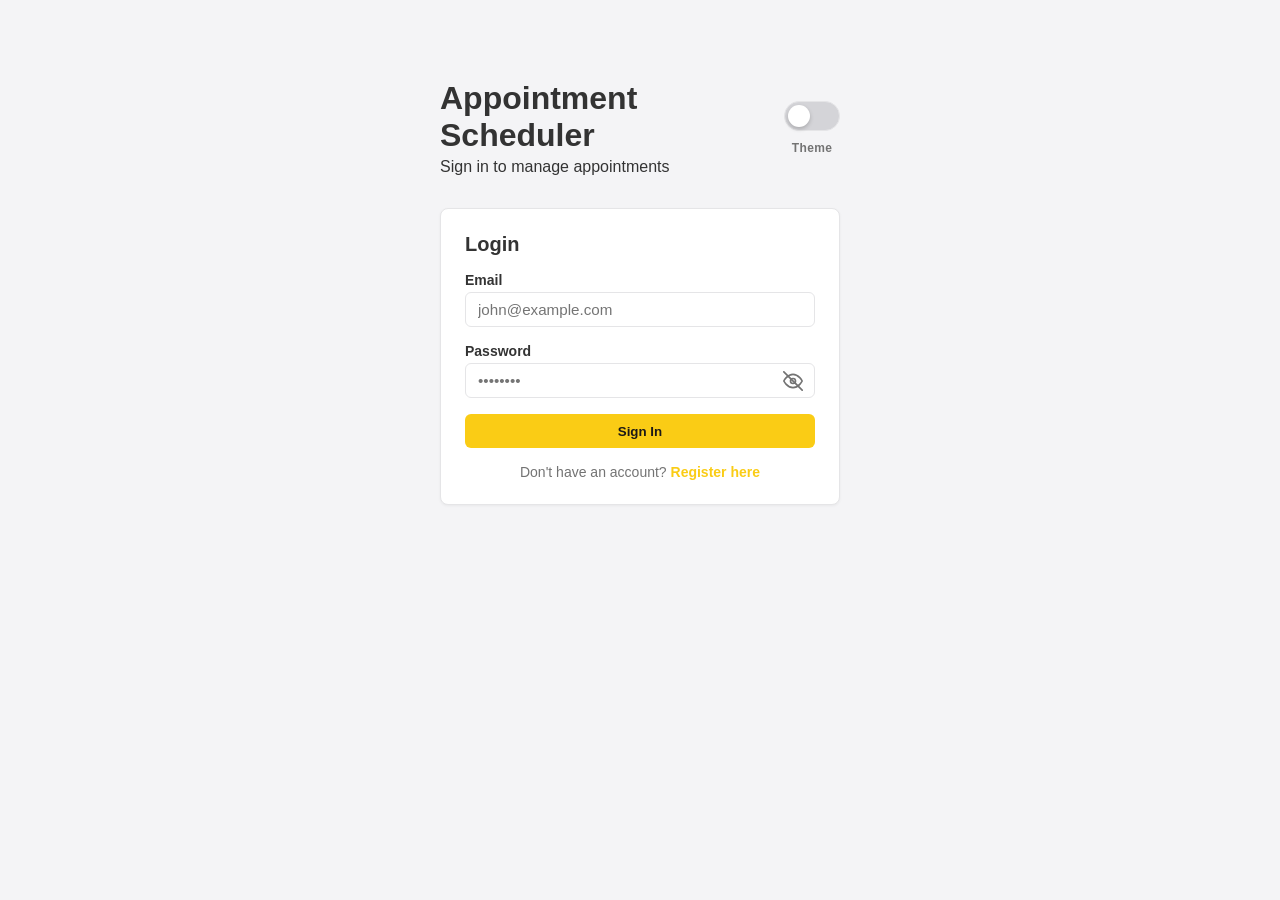
<file: frontend/index.html>
<!DOCTYPE html>
<html lang="en">
<head>
    <meta charset="UTF-8">
    <meta name="viewport" content="width=device-width, initial-scale=1.0">
    <title>Appointment Scheduling System</title>
    <link rel="stylesheet" href="style.css">
</head>
<body>
<div class="container">

    <header class="header-container">
        <div class="header-titles">
            <h1>Appointment Scheduler</h1>
        </div>

        <div class="header-actions">
            <button id="open-settings-btn" class="btn btn-sm">Settings</button>
            <button onclick="logout()" class="btn btn-sm">Logout</button>
        </div>
    </header>

    <section class="card">
        <h2 id="form-title">Book New Appointment</h2>
        <form id="appointment-form">
            <input type="hidden" id="editing_id" value="">

            <div class="form-group">
                <label for="client_name">Client Name</label>
                <input type="text" id="client_name" required placeholder="John Doe">
            </div>

            <div class="form-row">
                <div class="form-group">
                    <div style="display: flex; justify-content: space-between; align-items: center; margin-bottom: 0.25rem;">
                        <label for="client_email" style="margin-bottom: 0;">Email</label>
                        <label style="font-size: 0.75rem; font-weight: normal; color: var(--text-muted); display: flex; align-items: center; gap: 0.25rem; cursor: pointer;">
                            <input type="checkbox" id="no_email_checkbox" style="width: auto;"> No Email
                        </label>
                    </div>
                    <input type="email" id="client_email" required placeholder="john@example.com">
                </div>

                <div class="form-group">
                    <div style="display: flex; justify-content: space-between; align-items: center; margin-bottom: 0.25rem;">
                        <label for="client_phone" style="margin-bottom: 0;">Phone</label>
                        <label style="font-size: 0.75rem; font-weight: normal; color: var(--text-muted); display: flex; align-items: center; gap: 0.25rem; cursor: pointer;">
                            <input type="checkbox" id="no_phone_checkbox" style="width: auto;"> No Phone
                        </label>
                    </div>
                    <input type="tel" id="client_phone" required placeholder="+1 00 00000 0000">
                </div>
            </div>

            <div class="form-row">
                <div class="form-group">
                    <label for="service_name">Service</label>
                    <input type="text" id="service_name" required placeholder="General Consultation">
                </div>

                <div class="form-group">
                    <label for="appointment_date">Date</label>
                    <input type="date" id="appointment_date" required>
                </div>

                <div class="form-group">
                    <label for="appointment_time">Time</label>
                    <input type="time" id="appointment_time" required>
                </div>
            </div>

            <div class="form-group">
                <label for="notes">Notes / Observations <small style="font-weight: normal; color: var(--text-muted);">(Optional)</small></label>
                <textarea id="notes" placeholder="Add any special instructions or observations..." rows="3" style="width: 100%; padding: 0.5rem 0.75rem; border: 1px solid var(--border-color); border-radius: 6px; font-size: 0.95rem; background-color: var(--card-bg); color: var(--text-color); resize: vertical;"></textarea>
            </div>

            <div class="form-actions-row">
                <button type="submit" id="submit-btn" class="btn btn-primary">Schedule Appointment</button>
                <button type="button" id="cancel-edit-btn" class="btn btn-sm" style="display: none;">Cancel Edit</button>
            </div>
        </form>
    </section>

    <section class="card">
        <div class="list-header">
            <h2>Appointments</h2>
            <div class="filter-group">
                <label for="status-filter">Filter Status:</label>
                <select id="status-filter">
                    <option value="">All</option>
                    <option value="Scheduled">Scheduled</option>
                    <option value="Completed">Completed</option>
                    <option value="Canceled">Canceled</option>
                </select>
            </div>
        </div>

        <table class="data-table">
            <thead>
            <tr>
                <th>Client</th>
                <th>Service</th>
                <th>Date & Time</th>
                <th>Contact</th>
                <th>Status</th>
                <th>Actions</th>
            </tr>
            </thead>
            <tbody id="appointments-tbody">
            </tbody>
        </table>
    </section>
</div>

<div class="modal-overlay" id="settings-modal">
    <div class="modal-card">
        <div class="modal-header">
            <h3>Settings</h3>
            <button type="button" class="close-btn" id="close-settings-btn">&times;</button>
        </div>
        <div class="modal-body">
            <div class="form-group">
                <label>Theme</label>
                <div class="theme-switch-wrapper" style="align-items: flex-start;">
                    <label class="theme-switch" for="theme-toggle">
                        <input type="checkbox" id="theme-toggle" aria-label="Toggle Dark/Light Mode">
                        <span class="slider"></span>
                    </label>
                </div>
            </div>

            <div class="form-group">
                <label for="setting-date-format">Date Format</label>
                <select id="setting-date-format">
                    <option value="YYYY-MM-DD">YYYY-MM-DD (2026-10-28)</option>
                    <option value="DD/MM/YYYY">DD/MM/YYYY (28/10/2026)</option>
                    <option value="MM/DD/YYYY">MM/DD/YYYY (10/28/2026)</option>
                </select>
            </div>

            <div class="form-group">
                <label for="setting-time-format">Time Format</label>
                <select id="setting-time-format">
                    <option value="24">24-hour (14:30)</option>
                    <option value="12">12-hour (02:30 PM)</option>
                </select>
            </div>
        </div>
        <div class="modal-footer">
            <button class="btn btn-primary" id="save-settings-btn">Save Settings</button>
        </div>
    </div>
</div>

<script src="app.js"></script>
</body>
</html>
</file>
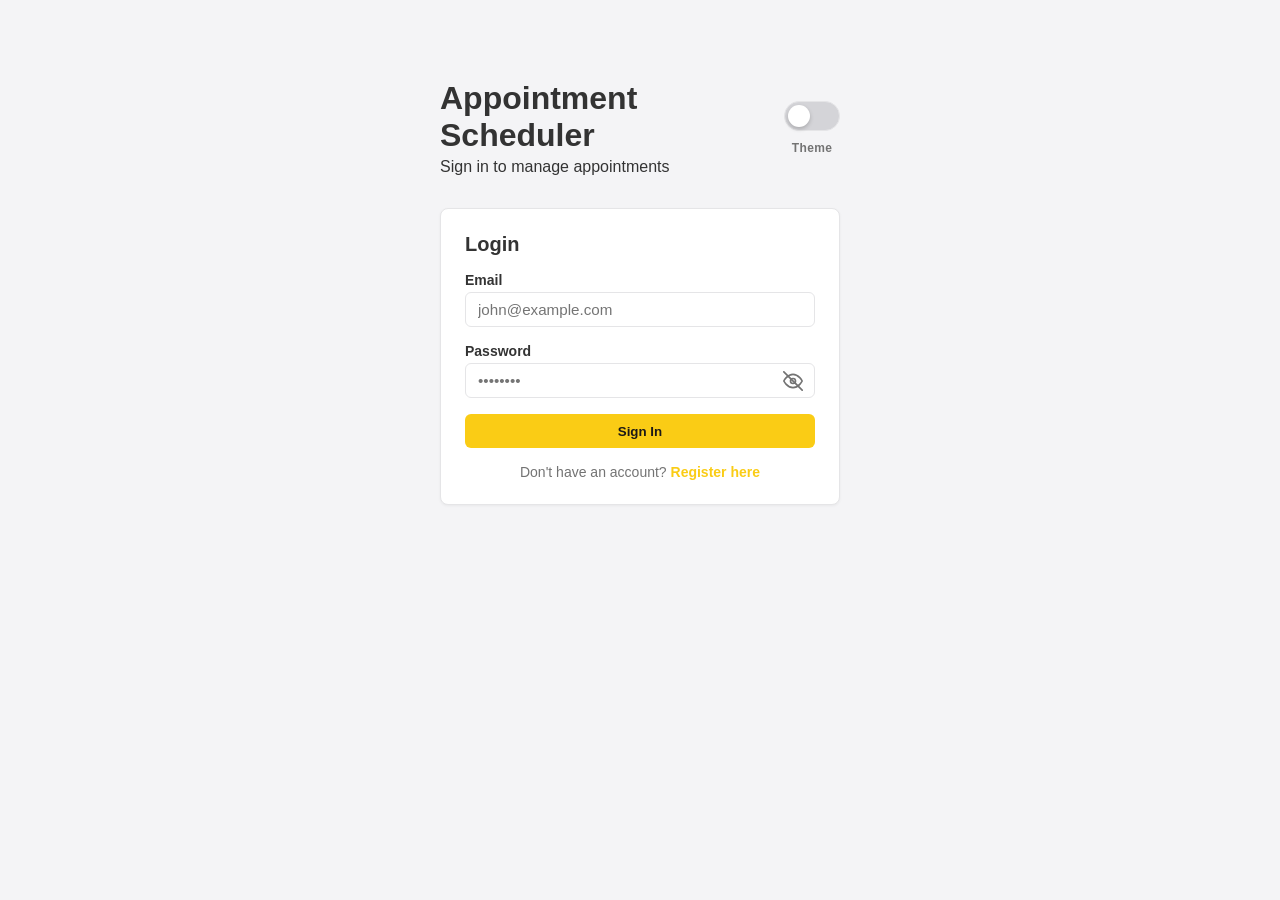
<file: frontend/login.html>
<!DOCTYPE html>
<html lang="en">
<head>
    <meta charset="UTF-8">
    <meta name="viewport" content="width=device-width, initial-scale=1.0">
    <title>Login - Appointment Scheduler</title>
    <link rel="stylesheet" href="style.css">
</head>
<body>
<div class="container" style="max-width: 400px; margin-top: 3rem;">

    <header class="header-container" style="justify-content: space-between; align-items: center;">
        <div class="header-titles">
            <h1>Appointment Scheduler</h1>
            <p>Sign in to manage appointments</p>
        </div>

        <div class="theme-switch-wrapper">
            <label class="theme-switch" for="theme-toggle">
                <input type="checkbox" id="theme-toggle" aria-label="Toggle Dark/Light Mode">
                <span class="slider"></span>
            </label>
            <span class="theme-label">Theme</span>
        </div>
    </header>

    <section class="card">
        <h2>Login</h2>
        <form id="login-form">
            <div class="form-group">
                <label for="login_email">Email</label>
                <input type="email" id="login_email" required placeholder="john@example.com">
            </div>

            <div class="form-group">
                <label for="login_password">Password</label>
                <div style="position: relative;">
                    <input type="password" id="login_password" required placeholder="••••••••" style="padding-right: 2.5rem;">
                    <button type="button" class="eye-btn" id="toggle-password" aria-label="Toggle password visibility">
                        <svg class="eye-icon" viewBox="0 0 24 24" fill="none" stroke="currentColor" stroke-width="2" stroke-linecap="round" stroke-linejoin="round">
                            <path class="eye-open" d="M1 12s4-8 11-8 11 8 11 8-4 8-11 8-11-8-11-8z"></path>
                            <circle class="eye-open" cx="12" cy="12" r="3"></circle>
                            <line class="eye-strike" x1="1" y1="1" x2="23" y2="23"></line>
                        </svg>
                    </button>
                </div>
            </div>

            <button type="submit" class="btn btn-primary" style="width: 100%;">Sign In</button>
        </form>

        <p style="text-align: center; margin-top: 1rem; font-size: 0.875rem; color: var(--text-muted);">
            Don't have an account? <a href="register.html" style="color: var(--btn-primary-bg); font-weight: 600; text-decoration: none;">Register here</a>
        </p>
    </section>

</div>

<script>
    const API_URL = 'http://127.0.0.1:5000/api';

    document.addEventListener('DOMContentLoaded', () => {
        initTheme();
        document.getElementById('theme-toggle').addEventListener('change', toggleTheme);
    });

    function initTheme() {
        const savedTheme = localStorage.getItem('theme');
        const prefersDark = window.matchMedia('(prefers-color-scheme: dark)').matches;
        const themeToggle = document.getElementById('theme-toggle');

        if (savedTheme === 'dark' || (!savedTheme && prefersDark)) {
            document.body.classList.add('dark-mode');
            themeToggle.checked = true;
        } else {
            document.body.classList.remove('dark-mode');
            themeToggle.checked = false;
        }
    }

    function toggleTheme(e) {
        if (e.target.checked) {
            document.body.classList.add('dark-mode');
            localStorage.setItem('theme', 'dark');
        } else {
            document.body.classList.remove('dark-mode');
            localStorage.setItem('theme', 'light');
        }
    }

    document.getElementById('toggle-password').addEventListener('click', function() {
        const passwordInput = document.getElementById('login_password');
        const isPassword = passwordInput.type === 'password';
        passwordInput.type = isPassword ? 'text' : 'password';
        this.classList.toggle('active', isPassword);
    });

    document.getElementById('login-form').addEventListener('submit', async (e) => {
        e.preventDefault();

        const email = document.getElementById('login_email').value;
        const password = document.getElementById('login_password').value;

        try {
            const response = await fetch(`${API_URL}/login`, {
                method: 'POST',
                headers: { 'Content-Type': 'application/json' },
                body: JSON.stringify({ email, password })
            });

            const data = await response.json();

            if (response.ok) {
                localStorage.setItem('authToken', data.token);
                window.location.href = 'index.html';
            } else {
                alert('Login failed: ' + (data.error || 'Invalid credentials'));
            }
        } catch (error) {
            console.error('Error logging in:', error);
            alert('Unable to connect to the server.');
        }
    });
</script>
</body>
</html>
</file>
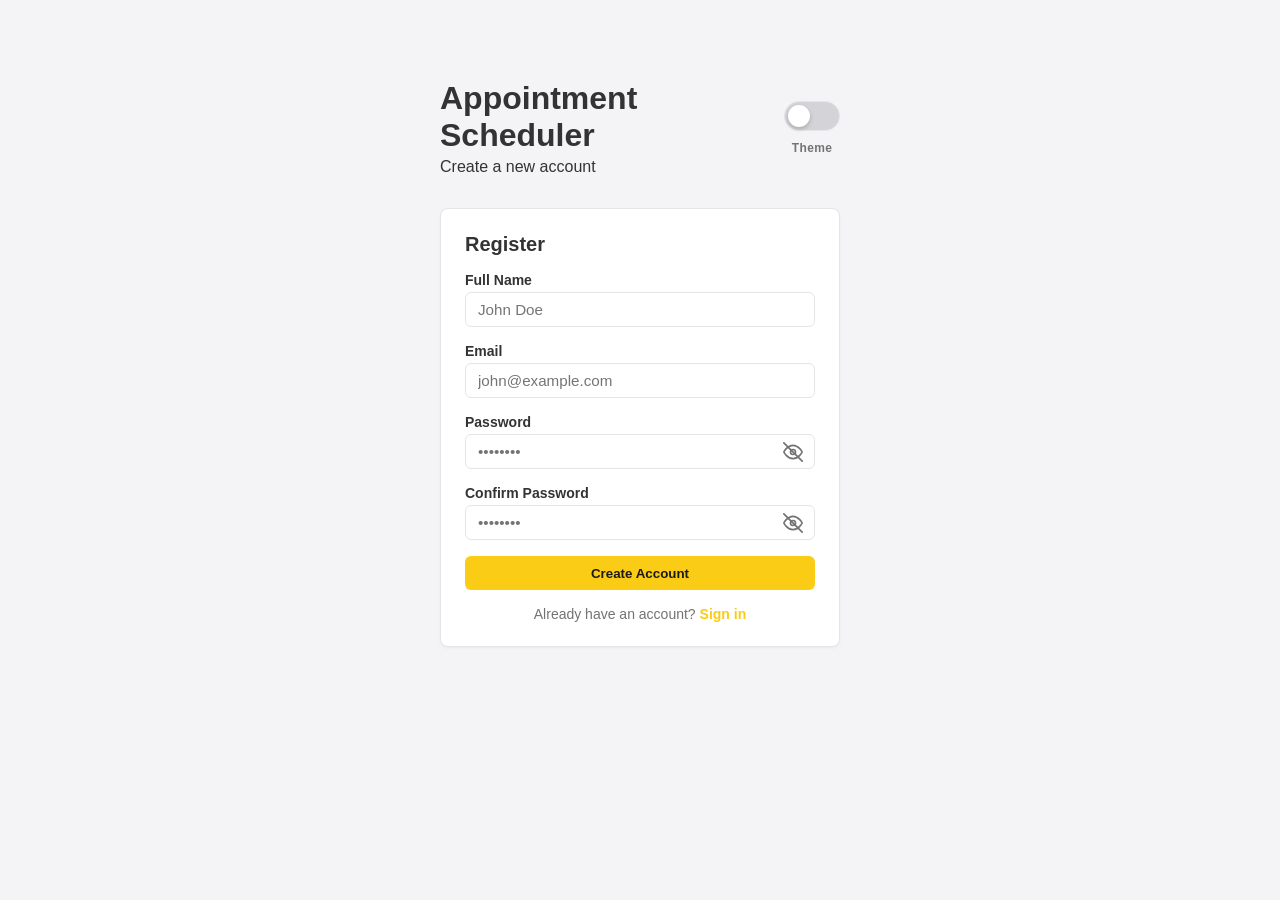
<file: frontend/register.html>
<!DOCTYPE html>
<html lang="en">
<head>
    <meta charset="UTF-8">
    <meta name="viewport" content="width=device-width, initial-scale=1.0">
    <title>Register - Appointment Scheduler</title>
    <link rel="stylesheet" href="style.css">
</head>
<body>
<div class="container" style="max-width: 400px; margin-top: 3rem;">

    <header class="header-container" style="justify-content: space-between; align-items: center;">
        <div class="header-titles">
            <h1>Appointment Scheduler</h1>
            <p>Create a new account</p>
        </div>

        <div class="theme-switch-wrapper">
            <label class="theme-switch" for="theme-toggle">
                <input type="checkbox" id="theme-toggle" aria-label="Toggle Dark/Light Mode">
                <span class="slider"></span>
            </label>
            <span class="theme-label">Theme</span>
        </div>
    </header>

    <section class="card">
        <h2>Register</h2>
        <form id="register-form">
            <div class="form-group">
                <label for="reg_name">Full Name</label>
                <input type="text" id="reg_name" required placeholder="John Doe">
            </div>

            <div class="form-group">
                <label for="reg_email">Email</label>
                <input type="email" id="reg_email" required placeholder="john@example.com">
            </div>

            <div class="form-group">
                <label for="reg_password">Password</label>
                <div style="position: relative;">
                    <input type="password" id="reg_password" required placeholder="••••••••" style="padding-right: 2.5rem;">
                    <button type="button" class="eye-btn" id="toggle-reg-password" aria-label="Toggle password visibility">
                        <svg class="eye-icon" viewBox="0 0 24 24" fill="none" stroke="currentColor" stroke-width="2" stroke-linecap="round" stroke-linejoin="round">
                            <path class="eye-open" d="M1 12s4-8 11-8 11 8 11 8-4 8-11 8-11-8-11-8z"></path>
                            <circle class="eye-open" cx="12" cy="12" r="3"></circle>
                            <line class="eye-strike" x1="1" y1="1" x2="23" y2="23"></line>
                        </svg>
                    </button>
                </div>
            </div>

            <div class="form-group">
                <label for="reg_confirm_password">Confirm Password</label>
                <div style="position: relative;">
                    <input type="password" id="reg_confirm_password" required placeholder="••••••••" style="padding-right: 2.5rem;">
                    <button type="button" class="eye-btn" id="toggle-confirm-password" aria-label="Toggle password visibility">
                        <svg class="eye-icon" viewBox="0 0 24 24" fill="none" stroke="currentColor" stroke-width="2" stroke-linecap="round" stroke-linejoin="round">
                            <path class="eye-open" d="M1 12s4-8 11-8 11 8 11 8-4 8-11 8-11-8-11-8z"></path>
                            <circle class="eye-open" cx="12" cy="12" r="3"></circle>
                            <line class="eye-strike" x1="1" y1="1" x2="23" y2="23"></line>
                        </svg>
                    </button>
                </div>
            </div>

            <button type="submit" class="btn btn-primary" style="width: 100%;">Create Account</button>
        </form>

        <p style="text-align: center; margin-top: 1rem; font-size: 0.875rem; color: var(--text-muted);">
            Already have an account? <a href="login.html" style="color: var(--btn-primary-bg); font-weight: 600; text-decoration: none;">Sign in</a>
        </p>
    </section>

</div>

<script>
    const API_URL = 'http://127.0.0.1:5000/api';

    document.addEventListener('DOMContentLoaded', () => {
        initTheme();
        document.getElementById('theme-toggle').addEventListener('change', toggleTheme);
    });

    function initTheme() {
        const savedTheme = localStorage.getItem('theme');
        const prefersDark = window.matchMedia('(prefers-color-scheme: dark)').matches;
        const themeToggle = document.getElementById('theme-toggle');

        if (savedTheme === 'dark' || (!savedTheme && prefersDark)) {
            document.body.classList.add('dark-mode');
            themeToggle.checked = true;
        } else {
            document.body.classList.remove('dark-mode');
            themeToggle.checked = false;
        }
    }

    function toggleTheme(e) {
        if (e.target.checked) {
            document.body.classList.add('dark-mode');
            localStorage.setItem('theme', 'dark');
        } else {
            document.body.classList.remove('dark-mode');
            localStorage.setItem('theme', 'light');
        }
    }

    document.getElementById('toggle-reg-password').addEventListener('click', function() {
        const input = document.getElementById('reg_password');
        const isPassword = input.type === 'password';
        input.type = isPassword ? 'text' : 'password';
        this.classList.toggle('active', isPassword);
    });

    document.getElementById('toggle-confirm-password').addEventListener('click', function() {
        const input = document.getElementById('reg_confirm_password');
        const isPassword = input.type === 'password';
        input.type = isPassword ? 'text' : 'password';
        this.classList.toggle('active', isPassword);
    });

    document.getElementById('register-form').addEventListener('submit', async (e) => {
        e.preventDefault();

        const name = document.getElementById('reg_name').value;
        const email = document.getElementById('reg_email').value;
        const password = document.getElementById('reg_password').value;
        const confirmPassword = document.getElementById('reg_confirm_password').value;

        if (password !== confirmPassword) {
            alert('Passwords do not match!');
            return;
        }

        try {
            const response = await fetch(`${API_URL}/register`, {
                method: 'POST',
                headers: { 'Content-Type': 'application/json' },
                body: JSON.stringify({ name, email, password })
            });

            const data = await response.json();

            if (response.ok) {
                alert('Account created successfully! Redirecting to login...');
                window.location.href = 'login.html';
            } else {
                alert('Registration failed: ' + (data.error || 'User already exists'));
            }
        } catch (error) {
            console.error('Error creating user:', error);
            alert('Unable to connect to the server.');
        }
    });
</script>
</body>
</html>
</file>
<file: frontend/style.css>
:root {
    --bg-color: #f4f4f6;
    --card-bg: #ffffff;
    --text-color: #333333;
    --text-muted: #737373;
    --border-color: #e5e5e7;

    --btn-primary-bg: #facc15;
    --btn-primary-hover: #eab308;
    --btn-primary-text: #1c1917;

    --btn-action-bg: #e5e5e7;
    --btn-action-hover: #d4d4d8;
    --btn-action-text: #27272a;

    --table-header-bg: #fef08a;
    --table-header-text: #713f12;

    --status-scheduled: #ca8a04;
    --status-completed: #16a34a;
    --status-canceled: #dc2626;

    --switch-slider-bg: #d4d4d8;
    --switch-active-bg: #facc15;

    --preview-bg: #f8fafc;
    --preview-border: #cbd5e1;
}

body.dark-mode {
    --bg-color: #18181b;
    --card-bg: #27272a;
    --text-color: #f4f4f5;
    --text-muted: #a1a1aa;
    --border-color: #3f3f46;

    --btn-primary-bg: #f97316;
    --btn-primary-hover: #ea580c;
    --btn-primary-text: #ffffff;

    --btn-action-bg: #3f3f46;
    --btn-action-hover: #52525b;
    --btn-action-text: #f4f4f5;

    --table-header-bg: #33271e;
    --table-header-text: #fdba74;

    --status-scheduled: #f97316;
    --status-completed: #22c55e;
    --status-canceled: #ef4444;

    --switch-slider-bg: #3f3f46;
    --switch-active-bg: #f97316;

    --preview-bg: #18181b;
    --preview-border: #3f3f46;
}

body, .card, input, select, button, table, td, th, .slider, .info-preview-box, .modal-card {
    transition: background-color 0.3s ease, color 0.3s ease, border-color 0.3s ease, box-shadow 0.3s ease;
}

* {
    box-sizing: border-box;
    margin: 0;
    padding: 0;
    font-family: 'Segoe UI', Tahoma, Geneva, Verdana, sans-serif;
}

body {
    background-color: var(--bg-color);
    color: var(--text-color);
    padding: 2rem;
}

.container {
    max-width: 1000px;
    margin: 0 auto;
}

.header-container {
    display: flex;
    justify-content: space-between;
    align-items: center;
    margin-bottom: 2rem;
}

.header-titles h1 {
    font-size: 2rem;
    margin-bottom: 0.25rem;
}

.header-actions {
    display: flex;
    gap: 0.5rem;
}

.theme-switch-wrapper {
    display: flex;
    flex-direction: column;
    align-items: center;
    gap: 0.35rem;
}

.theme-label {
    font-size: 0.75rem;
    font-weight: 600;
    color: var(--text-muted);
    letter-spacing: 0.03em;
}

.theme-switch {
    position: relative;
    display: inline-block;
    width: 56px;
    height: 30px;
}

.theme-switch input {
    opacity: 0;
    width: 0;
    height: 0;
}

.slider {
    position: absolute;
    cursor: pointer;
    top: 0;
    left: 0;
    right: 0;
    bottom: 0;
    background-color: var(--switch-slider-bg);
    border-radius: 34px;
    border: 1px solid var(--border-color);
    transition: background-color 0.4s cubic-bezier(0.4, 0, 0.2, 1);
}

.slider:before {
    position: absolute;
    content: "";
    height: 22px;
    width: 22px;
    left: 3px;
    bottom: 3px;
    background-color: #ffffff;
    border-radius: 50%;
    box-shadow: 0 2px 4px rgba(0, 0, 0, 0.2);
    transition: transform 0.4s cubic-bezier(0.4, 0, 0.2, 1), background-color 0.4s ease;
}

input:checked + .slider {
    background-color: var(--switch-active-bg);
}

input:checked + .slider:before {
    transform: translateX(26px);
}

.card {
    background: var(--card-bg);
    border: 1px solid var(--border-color);
    border-radius: 8px;
    padding: 1.5rem;
    margin-bottom: 2rem;
    box-shadow: 0 1px 3px rgba(0, 0, 0, 0.05);
}

.card h2 {
    font-size: 1.25rem;
    margin-bottom: 1rem;
}

.form-group {
    margin-bottom: 1rem;
    flex: 1;
}

.form-row {
    display: flex;
    gap: 1rem;
}

.form-actions-row {
    display: flex;
    gap: 0.5rem;
    align-items: center;
}

label {
    display: block;
    font-size: 0.875rem;
    font-weight: 600;
    margin-bottom: 0.25rem;
}

input, select {
    width: 100%;
    padding: 0.5rem 0.75rem;
    border: 1px solid var(--border-color);
    border-radius: 6px;
    font-size: 0.95rem;
    background-color: var(--card-bg);
    color: var(--text-color);
}

input:focus, select:focus {
    outline: none;
    border-color: var(--btn-primary-bg);
}

.info-preview-box {
    background-color: var(--preview-bg);
    border: 1px dashed var(--preview-border);
    border-radius: 6px;
    padding: 0.75rem 1rem;
    margin-bottom: 1rem;
    font-size: 0.875rem;
    color: var(--text-color);
}

.preview-title {
    font-weight: 700;
    margin-right: 0.5rem;
    color: var(--text-muted);
}

.btn {
    padding: 0.6rem 1.2rem;
    border: none;
    border-radius: 6px;
    cursor: pointer;
    font-weight: 600;
    transition: transform 0.1s ease, background-color 0.2s ease;
}

.btn:active {
    transform: scale(0.97);
}

.btn-primary {
    background-color: var(--btn-primary-bg);
    color: var(--btn-primary-text);
}

.btn-primary:hover {
    background-color: var(--btn-primary-hover);
}

.btn-sm {
    padding: 0.35rem 0.7rem;
    font-size: 0.8rem;
    background-color: var(--btn-action-bg);
    color: var(--btn-action-text);
    border: 1px solid var(--border-color);
    margin-right: 0.25rem;
}

.btn-sm:hover {
    background-color: var(--btn-action-hover);
}

.list-header {
    display: flex;
    justify-content: space-between;
    align-items: center;
    margin-bottom: 1rem;
}

.data-table {
    width: 100%;
    border-collapse: collapse;
}

.data-table th, .data-table td {
    padding: 0.75rem;
    text-align: left;
    border-bottom: 1px solid var(--border-color);
}

.data-table th {
    background-color: var(--table-header-bg);
    color: var(--table-header-text);
    font-size: 0.85rem;
    text-transform: uppercase;
}

.badge {
    padding: 0.25rem 0.5rem;
    border-radius: 12px;
    font-size: 0.75rem;
    font-weight: bold;
    color: white;
}

.badge-scheduled { background-color: var(--status-scheduled); }
.badge-completed { background-color: var(--status-completed); }
.badge-canceled { background-color: var(--status-canceled); }

.eye-btn {
    position: absolute;
    right: 0.5rem;
    top: 50%;
    transform: translateY(-50%);
    background: none;
    border: none;
    cursor: pointer;
    color: var(--text-muted);
    padding: 0.25rem;
    display: flex;
    align-items: center;
    justify-content: center;
    transition: color 0.2s ease, transform 0.2s ease;
}

.eye-btn:hover {
    color: var(--text-color);
}

.eye-btn:active {
    transform: translateY(-50%) scale(0.9);
}

.eye-icon {
    width: 20px;
    height: 20px;
}

.eye-strike {
    stroke-dasharray: 32;
    stroke-dashoffset: 0;
    transition: stroke-dashoffset 0.3s cubic-bezier(0.4, 0, 0.2, 1);
}

.eye-btn.active .eye-strike {
    stroke-dashoffset: 32;
}

.modal-overlay {
    position: fixed;
    top: 0;
    left: 0;
    width: 100%;
    height: 100%;
    background: rgba(0, 0, 0, 0.5);
    display: flex;
    align-items: center;
    justify-content: center;
    opacity: 0;
    pointer-events: none;
    transition: opacity 0.3s ease;
    z-index: 1000;
}

.modal-overlay.active {
    opacity: 1;
    pointer-events: auto;
}

.modal-card {
    background: var(--card-bg);
    border: 1px solid var(--border-color);
    border-radius: 8px;
    width: 100%;
    max-width: 400px;
    padding: 1.5rem;
    box-shadow: 0 4px 12px rgba(0, 0, 0, 0.15);
}

.modal-header {
    display: flex;
    justify-content: space-between;
    align-items: center;
    margin-bottom: 1rem;
}

.close-btn {
    background: none;
    border: none;
    font-size: 1.5rem;
    cursor: pointer;
    color: var(--text-muted);
}

.modal-footer {
    display: flex;
    justify-content: flex-end;
    margin-top: 1.5rem;
}
</file>
